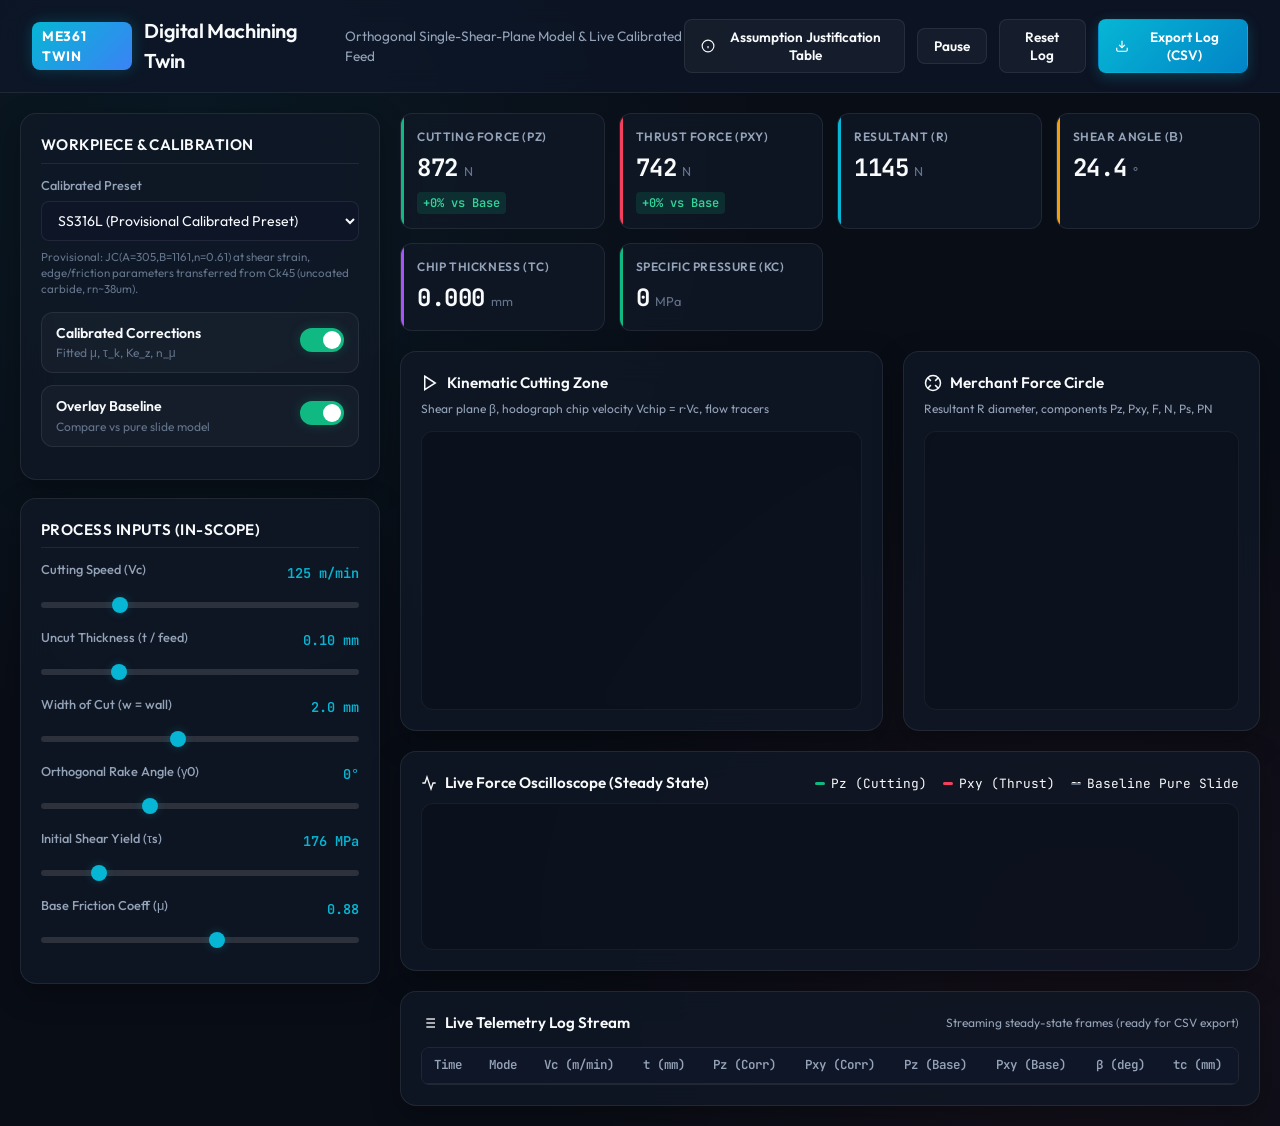
<file: web/index.html>
<!DOCTYPE html>
<html lang="en">
<head>
  <meta charset="UTF-8">
  <meta name="viewport" content="width=device-width, initial-scale=1.0">
  <title>ME361 Digital Machining Twin - Orthogonal Cutting Physics</title>
  <link rel="preconnect" href="https://fonts.googleapis.com">
  <link rel="preconnect" href="https://fonts.gstatic.com" crossorigin>
  <link href="https://fonts.googleapis.com/css2?family=JetBrains+Mono:wght@400;500;600;700&family=Outfit:wght@400;500;600;700&display=swap" rel="stylesheet">
  <link rel="stylesheet" href="style.css">
</head>
<body>

  <!-- Top App Navigation -->
  <header class="app-header">
    <div class="brand">
      <span class="brand-badge">ME361 TWIN</span>
      <h1>Digital Machining Twin</h1>
      <span class="brand-sub">Orthogonal Single-Shear-Plane Model & Live Calibrated Feed</span>
    </div>
    <div class="header-actions">
      <button id="btnOpenAssumptions" class="btn btn-outline">
        <svg width="16" height="16" viewBox="0 0 24 24" fill="none" stroke="currentColor" stroke-width="2"><circle cx="12" cy="12" r="10"></circle><line x1="12" y1="16" x2="12" y2="12"></line><line x1="12" y1="8" x2="12.01" y2="8"></line></svg>
        Assumption Justification Table
      </button>
      <button id="btnPlayPause" class="btn btn-outline">Pause</button>
      <button id="btnReset" class="btn btn-outline">Reset Log</button>
      <button id="btnExportCSV" class="btn btn-primary">
        <svg width="16" height="16" viewBox="0 0 24 24" fill="none" stroke="currentColor" stroke-width="2"><path d="M21 15v4a2 2 0 0 1-2 2H5a2 2 0 0 1-2-2v-4"></path><polyline points="7 10 12 15 17 10"></polyline><line x1="12" y1="15" x2="12" y2="3"></line></svg>
        Export Log (CSV)
      </button>
    </div>
  </header>

  <!-- App Body Layout -->
  <main class="app-container">
    
    <!-- Left Sidebar Controls -->
    <aside class="sidebar">
      
      <!-- Material Preset -->
      <div class="glass-panel">
        <div class="section-title">
          <span>Workpiece & Calibration</span>
        </div>
        <div class="preset-selector">
          <label for="presetSelect">Calibrated Preset</label>
          <select id="presetSelect">
            <option value="SS316L">SS316L (Provisional Calibrated Preset)</option>
            <option value="Ck45">Ck45 (ETH Zürich 519-Run Fit)</option>
            <option value="Ti6Al4V">Ti6Al4V (ETH Zürich Calibrated)</option>
            <option value="CUSTOM">Pure Slide Baseline (Custom)</option>
          </select>
          <p id="presetMetaNote" style="font-size: 0.72rem; color: var(--text-dim); margin-top: 8px; line-height: 1.4;"></p>
        </div>

        <!-- Master Toggles -->
        <div class="switch-box">
          <div class="switch-label-group">
            <span class="switch-title">Calibrated Corrections</span>
            <span class="switch-desc">Fitted μ, τ_k, Ke_z, n_μ</span>
          </div>
          <label class="switch">
            <input type="checkbox" id="toggleCorrections" checked>
            <span class="slider-toggle"></span>
          </label>
        </div>

        <div class="switch-box">
          <div class="switch-label-group">
            <span class="switch-title">Overlay Baseline</span>
            <span class="switch-desc">Compare vs pure slide model</span>
          </div>
          <label class="switch">
            <input type="checkbox" id="toggleBaseline" checked>
            <span class="slider-toggle"></span>
          </label>
        </div>
      </div>

      <!-- Process Parameters -->
      <div class="glass-panel">
        <div class="section-title">
          <span>Process Inputs (In-Scope)</span>
        </div>

        <!-- Cutting Speed Vc -->
        <div class="control-group">
          <div class="control-row">
            <label for="paramVc">Cutting Speed (Vc)</label>
            <span id="valVc" class="control-val">125 m/min</span>
          </div>
          <input type="range" id="paramVc" min="10" max="500" step="5" value="125">
        </div>

        <!-- Uncut chip thickness t -->
        <div class="control-group">
          <div class="control-row">
            <label for="paramT">Uncut Thickness (t / feed)</label>
            <span id="valT" class="control-val">0.10 mm</span>
          </div>
          <input type="range" id="paramT" min="0.01" max="0.40" step="0.01" value="0.10">
        </div>

        <!-- Tube Wall Width w -->
        <div class="control-group">
          <div class="control-row">
            <label for="paramW">Width of Cut (w = wall)</label>
            <span id="valW" class="control-val">2.0 mm</span>
          </div>
          <input type="range" id="paramW" min="0.5" max="4.0" step="0.1" value="2.0">
        </div>

        <!-- Tool Rake Angle gamma0 -->
        <div class="control-group">
          <div class="control-row">
            <label for="paramGamma">Orthogonal Rake Angle (γ0)</label>
            <span id="valGamma" class="control-val">0°</span>
          </div>
          <input type="range" id="paramGamma" min="-10" max="20" step="1" value="0">
        </div>

        <!-- Shear Strength tau_s -->
        <div class="control-group">
          <div class="control-row">
            <label for="paramTauS">Initial Shear Yield (τs)</label>
            <span id="valTauS" class="control-val">176 MPa</span>
          </div>
          <input type="range" id="paramTauS" min="50" max="800" step="5" value="176">
        </div>

        <!-- Friction Coeff mu -->
        <div class="control-group">
          <div class="control-row">
            <label for="paramMu">Base Friction Coeff (μ)</label>
            <span id="valMu" class="control-val">0.88</span>
          </div>
          <input type="range" id="paramMu" min="0.1" max="1.5" step="0.02" value="0.88">
        </div>

      </div>

    </aside>

    <!-- Main Live Twin Dashboard -->
    <section class="dashboard">

      <!-- Live Metric Cards -->
      <div class="metrics-grid">
        <div class="metric-card card-pz">
          <span class="metric-label">Cutting Force (Pz)</span>
          <div class="metric-value-row">
            <span id="statPz" class="metric-val">0</span>
            <span class="metric-unit">N</span>
          </div>
          <span id="deltaPz" class="metric-delta delta-plus">+0% vs Base</span>
        </div>

        <div class="metric-card card-pxy">
          <span class="metric-label">Thrust Force (Pxy)</span>
          <div class="metric-value-row">
            <span id="statPxy" class="metric-val">0</span>
            <span class="metric-unit">N</span>
          </div>
          <span id="deltaPxy" class="metric-delta delta-plus">+0% vs Base</span>
        </div>

        <div class="metric-card card-res">
          <span class="metric-label">Resultant (R)</span>
          <div class="metric-value-row">
            <span id="statR" class="metric-val">0</span>
            <span class="metric-unit">N</span>
          </div>
        </div>

        <div class="metric-card card-angles">
          <span class="metric-label">Shear Angle (β)</span>
          <div class="metric-value-row">
            <span id="statBeta" class="metric-val">0.0</span>
            <span class="metric-unit">°</span>
          </div>
        </div>

        <div class="metric-card card-chip">
          <span class="metric-label">Chip Thickness (tc)</span>
          <div class="metric-value-row">
            <span id="statChip" class="metric-val">0.000</span>
            <span class="metric-unit">mm</span>
          </div>
        </div>

        <div class="metric-card card-pz">
          <span class="metric-label">Specific Pressure (kc)</span>
          <div class="metric-value-row">
            <span id="statKc" class="metric-val">0</span>
            <span class="metric-unit">MPa</span>
          </div>
        </div>
      </div>

      <!-- Real-Time Visualizers Grid -->
      <div class="vis-grid">
        
        <!-- Animated Cutting Zone -->
        <div class="glass-panel canvas-panel">
          <div class="panel-header">
            <div>
              <h3>
                <svg width="18" height="18" viewBox="0 0 24 24" fill="none" stroke="currentColor" stroke-width="2"><polygon points="5 3 19 12 5 21 5 3"></polygon></svg>
                Kinematic Cutting Zone
              </h3>
              <span class="panel-sub">Shear plane β, hodograph chip velocity Vchip = r·Vc, flow tracers</span>
            </div>
          </div>
          <div class="canvas-wrapper">
            <canvas id="canvasAnim"></canvas>
          </div>
        </div>

        <!-- Merchant Circle -->
        <div class="glass-panel canvas-panel">
          <div class="panel-header">
            <div>
              <h3>
                <svg width="18" height="18" viewBox="0 0 24 24" fill="none" stroke="currentColor" stroke-width="2"><circle cx="12" cy="12" r="10"></circle><path d="m4.93 4.93 4.24 4.24"></path><path d="m14.83 9.17 4.24-4.24"></path><path d="m14.83 14.83 4.24 4.24"></path><path d="m9.17 14.83-4.24 4.24"></path></svg>
                Merchant Force Circle
              </h3>
              <span class="panel-sub">Resultant R diameter, components Pz, Pxy, F, N, Ps, PN</span>
            </div>
          </div>
          <div class="canvas-wrapper">
            <canvas id="canvasCircle"></canvas>
          </div>
        </div>

      </div>

      <!-- Force Oscilloscope / Strip Chart -->
      <div class="glass-panel chart-panel">
        <div class="chart-header">
          <div class="panel-header" style="margin-bottom: 0;">
            <h3>
              <svg width="16" height="16" viewBox="0 0 24 24" fill="none" stroke="currentColor" stroke-width="2"><polyline points="22 12 18 12 15 21 9 3 6 12 2 12"></polyline></svg>
              Live Force Oscilloscope (Steady State)
            </h3>
          </div>
          <div class="chart-legend">
            <div class="legend-item">
              <span class="legend-dot" style="background: var(--accent-green);"></span>
              <span>Pz (Cutting)</span>
            </div>
            <div class="legend-item">
              <span class="legend-dot" style="background: var(--accent-rose);"></span>
              <span>Pxy (Thrust)</span>
            </div>
            <div class="legend-item">
              <span class="legend-dot" style="background: rgba(148, 163, 184, 0.6); border-top: 1px dashed white;"></span>
              <span>Baseline Pure Slide</span>
            </div>
          </div>
        </div>
        <div class="canvas-wrapper">
          <canvas id="canvasChart"></canvas>
        </div>
      </div>

      <!-- Live Telemetry Log Stream -->
      <div class="glass-panel table-panel">
        <div class="panel-header">
          <h3>
            <svg width="16" height="16" viewBox="0 0 24 24" fill="none" stroke="currentColor" stroke-width="2"><line x1="8" y1="6" x2="21" y2="6"></line><line x1="8" y1="12" x2="21" y2="12"></line><line x1="8" y1="18" x2="21" y2="18"></line><line x1="3" y1="6" x2="3.01" y2="6"></line><line x1="3" y1="12" x2="3.01" y2="12"></line><line x1="3" y1="18" x2="3.01" y2="18"></line></svg>
            Live Telemetry Log Stream
          </h3>
          <span class="panel-sub">Streaming steady-state frames (ready for CSV export)</span>
        </div>
        <div class="table-wrapper">
          <table>
            <thead>
              <tr>
                <th>Time</th>
                <th>Mode</th>
                <th>Vc (m/min)</th>
                <th>t (mm)</th>
                <th>Pz (Corr)</th>
                <th>Pxy (Corr)</th>
                <th>Pz (Base)</th>
                <th>Pxy (Base)</th>
                <th>β (deg)</th>
                <th>tc (mm)</th>
              </tr>
            </thead>
            <tbody id="telemetryTableBody"></tbody>
          </table>
        </div>
      </div>

    </section>

  </main>

  <!-- Assumption Justification Modal -->
  <div id="assumptionsModal" class="modal-overlay">
    <div class="modal-content">
      <div class="modal-header">
        <h2>Assumption-by-Assumption Scope & Justification</h2>
        <button id="btnCloseAssumptions" class="modal-close">&times;</button>
      </div>

      <p style="font-size: 0.85rem; color: var(--text-muted); margin-bottom: 20px;">
        The ME361 project locks the scope strictly to <strong>pure orthogonal cutting, single shear plane, steady state</strong>.
        The table below details every slide assumption from Lecture 2, whether real data violate it, the physical cause, and the twin's rigorous handling.
      </p>

      <table class="justification-table">
        <thead>
          <tr>
            <th>Lecture-2 Slide Assumption</th>
            <th>Physical Reality (ETH Data)</th>
            <th>Digital Twin Handling</th>
            <th>Scope Status</th>
          </tr>
        </thead>
        <tbody>
          <tr>
            <td><strong>1. Perfectly sharp tool</strong> (cutting edge radius rn = 0, no flank contact)</td>
            <td>Real inserts have finite hone (ETH rn ≈ 38 µm). At small t, forces show large positive intercepts at t → 0 due to ploughing.</td>
            <td>Calibrated edge force terms <code>Ke_z</code> (≈13–15 N/mm) added to cutting force.</td>
            <td><span class="badge-tag badge-corr">CORRECTED</span></td>
          </tr>
          <tr>
            <td><strong>2. Constant mean friction coefficient μ</strong> on the tool rake face</td>
            <td>Apparent μ = F/N falls from ~1.8 at t=0.01 mm down to ~0.5 at t=0.2 mm as ploughing gives way to chip flow.</td>
            <td>Fitted thickness sensitivity <code>n_mu</code> (μ ∝ t<sup>-n_mu</sup>). Corrects the scale effect without breaking steady state.</td>
            <td><span class="badge-tag badge-corr">CORRECTED</span></td>
          </tr>
          <tr>
            <td><strong>3. Material shear strength τs = σy/√3</strong> (initial yield)</td>
            <td>Shear plane undergoes severe plastic deformation (shear strain γ ≈ 2–3). Work-hardening steels (Ck45, 316L) harden significantly.</td>
            <td>Calibration multiplier <code>tau_k</code> (Ck45: 2.66, SS316L provisional: 5.44) matches Johnson-Cook flow stress at true shear strain.</td>
            <td><span class="badge-tag badge-corr">CORRECTED</span></td>
          </tr>
          <tr>
            <td><strong>4. Continuous chip formation</strong> (no segmentation, no serration)</td>
            <td>Ti6Al4V forms segmented/serrated chips at all tested speeds. Ck45 forms continuous chips above 150 m/min.</td>
            <td>Ck45 serves as the continuous-chip steel analogue for SS316L. Segmented Ti6Al4V is documented as an illustrative violation.</td>
            <td><span class="badge-tag badge-scope">IN-SCOPE (CONTINUOUS)</span></td>
          </tr>
          <tr>
            <td><strong>5. No Built-Up Edge (BUE)</strong></td>
            <td>Ck45 chips show severe BUE below vc = 100 m/min and at vc = 150 m/min for small feeds.</td>
            <td>Every BUE-suspect row is explicitly dropped by <code>datapipe.apply_scope</code> and logged. Only stable, clean cuts retained.</td>
            <td><span class="badge-tag badge-excluded">FILTERED OUT</span></td>
          </tr>
          <tr>
            <td><strong>6. Isothermal cutting</strong> (no thermal softening / temperature fields)</td>
            <td>At high cutting speeds, heat softens the workpiece, slightly reducing cutting forces.</td>
            <td>Speed terms (<code>c_rate</code>, <code>m_mu</code>) are left OFF in the default preset because temperature models are strictly out of scope.</td>
            <td><span class="badge-tag badge-excluded">OUT OF SCOPE</span></td>
          </tr>
          <tr>
            <td><strong>7. Steady state within a run</strong> (no start-up/exit transients)</td>
            <td>Forces reach a steady plateau after ~1–2 ms of engagement.</td>
            <td>Forces remain mathematically constant across time; live feed demonstrates steady-state feed per slide equations.</td>
            <td><span class="badge-tag badge-scope">LOCKED SCOPE</span></td>
          </tr>
        </tbody>
      </table>
    </div>
  </div>

  <script src="twin.js"></script>
</body>
</html>
</file>
<file: web/style.css>
/* ME361 Digital Machining Twin - Visual & Design System */
:root {
  --bg-primary: #090d16;
  --bg-secondary: #0f172a;
  --bg-card: rgba(17, 24, 39, 0.75);
  --bg-card-hover: rgba(30, 41, 59, 0.85);
  --border-subtle: rgba(255, 255, 255, 0.08);
  --border-focus: rgba(56, 189, 248, 0.4);
  
  --text-main: #f8fafc;
  --text-muted: #94a3b8;
  --text-dim: #64748b;

  --accent-cyan: #06b6d4;
  --accent-cyan-glow: rgba(6, 182, 212, 0.25);
  --accent-green: #10b981;
  --accent-green-glow: rgba(16, 185, 129, 0.25);
  --accent-rose: #f43f5e;
  --accent-rose-glow: rgba(244, 63, 94, 0.25);
  --accent-amber: #f59e0b;
  --accent-purple: #a855f7;

  --font-sans: 'Outfit', -apple-system, BlinkMacSystemFont, 'Segoe UI', Roboto, sans-serif;
  --font-mono: 'JetBrains Mono', 'Fira Code', monospace;
  --radius-lg: 16px;
  --radius-md: 12px;
  --radius-sm: 8px;
}

* {
  box-sizing: border-box;
  margin: 0;
  padding: 0;
}

body {
  background-color: var(--bg-primary);
  color: var(--text-main);
  font-family: var(--font-sans);
  line-height: 1.5;
  min-height: 100vh;
  overflow-x: hidden;
  background-image: 
    radial-gradient(circle at 15% 15%, rgba(6, 182, 212, 0.07) 0%, transparent 40%),
    radial-gradient(circle at 85% 85%, rgba(244, 63, 94, 0.05) 0%, transparent 40%);
}

/* Header */
.app-header {
  display: flex;
  justify-content: space-between;
  align-items: center;
  padding: 1rem 2rem;
  background: rgba(15, 23, 42, 0.7);
  backdrop-filter: blur(12px);
  border-bottom: 1px solid var(--border-subtle);
  position: sticky;
  top: 0;
  z-index: 100;
}

.brand {
  display: flex;
  align-items: center;
  gap: 12px;
}

.brand-badge {
  background: linear-gradient(135deg, var(--accent-cyan), #3b82f6);
  color: #fff;
  font-weight: 700;
  font-size: 0.85rem;
  padding: 4px 10px;
  border-radius: var(--radius-sm);
  letter-spacing: 0.05em;
  box-shadow: 0 0 15px var(--accent-cyan-glow);
}

.brand h1 {
  font-size: 1.25rem;
  font-weight: 600;
  letter-spacing: -0.02em;
}

.brand-sub {
  color: var(--text-muted);
  font-size: 0.85rem;
  margin-left: 8px;
  font-weight: 400;
}

.header-actions {
  display: flex;
  align-items: center;
  gap: 12px;
}

.btn {
  display: inline-flex;
  align-items: center;
  gap: 8px;
  padding: 8px 16px;
  border-radius: var(--radius-sm);
  font-size: 0.85rem;
  font-weight: 600;
  cursor: pointer;
  transition: all 0.2s cubic-bezier(0.4, 0, 0.2, 1);
  border: 1px solid transparent;
  font-family: inherit;
}

.btn-primary {
  background: linear-gradient(135deg, var(--accent-cyan), #0284c7);
  color: white;
  box-shadow: 0 4px 14px var(--accent-cyan-glow);
}

.btn-primary:hover {
  transform: translateY(-1px);
  box-shadow: 0 6px 20px rgba(6, 182, 212, 0.4);
}

.btn-outline {
  background: rgba(255, 255, 255, 0.04);
  color: var(--text-main);
  border-color: var(--border-subtle);
}

.btn-outline:hover {
  background: rgba(255, 255, 255, 0.08);
  border-color: rgba(255, 255, 255, 0.2);
}

/* Main Layout */
.app-container {
  display: grid;
  grid-template-columns: 360px 1fr;
  gap: 20px;
  padding: 20px;
  max-width: 1750px;
  margin: 0 auto;
}

@media (max-width: 1200px) {
  .app-container {
    grid-template-columns: 1fr;
  }
}

/* Glass Card */
.glass-panel {
  background: var(--bg-card);
  backdrop-filter: blur(16px);
  -webkit-backdrop-filter: blur(16px);
  border: 1px solid var(--border-subtle);
  border-radius: var(--radius-lg);
  padding: 20px;
  position: relative;
  box-shadow: 0 10px 30px rgba(0, 0, 0, 0.3);
}

/* Sidebar Controls */
.sidebar {
  display: flex;
  flex-direction: column;
  gap: 18px;
}

.section-title {
  font-size: 0.95rem;
  font-weight: 600;
  color: var(--text-main);
  margin-bottom: 12px;
  display: flex;
  justify-content: space-between;
  align-items: center;
  border-bottom: 1px solid var(--border-subtle);
  padding-bottom: 6px;
  letter-spacing: 0.03em;
  text-transform: uppercase;
}

.preset-selector {
  margin-bottom: 15px;
}

label {
  display: block;
  font-size: 0.8rem;
  font-weight: 500;
  color: var(--text-muted);
  margin-bottom: 6px;
}

select, input[type="text"], input[type="number"] {
  width: 100%;
  padding: 9px 12px;
  border-radius: var(--radius-sm);
  background: rgba(15, 23, 42, 0.9);
  border: 1px solid var(--border-subtle);
  color: var(--text-main);
  font-family: inherit;
  font-size: 0.88rem;
  transition: all 0.15s ease;
}

select:focus, input:focus {
  outline: none;
  border-color: var(--accent-cyan);
  box-shadow: 0 0 0 3px var(--accent-cyan-glow);
}

.control-group {
  margin-bottom: 14px;
}

.control-row {
  display: flex;
  justify-content: space-between;
  align-items: center;
  margin-bottom: 4px;
}

.control-val {
  font-family: var(--font-mono);
  font-size: 0.85rem;
  color: var(--accent-cyan);
  font-weight: 600;
}

input[type="range"] {
  width: 100%;
  height: 6px;
  border-radius: 3px;
  background: rgba(255, 255, 255, 0.12);
  outline: none;
  -webkit-appearance: none;
  cursor: pointer;
}

input[type="range"]::-webkit-slider-thumb {
  -webkit-appearance: none;
  width: 16px;
  height: 16px;
  border-radius: 50%;
  background: var(--accent-cyan);
  box-shadow: 0 0 10px var(--accent-cyan-glow);
  cursor: pointer;
  transition: transform 0.1s ease;
}

input[type="range"]::-webkit-slider-thumb:hover {
  transform: scale(1.2);
}

/* Switch Component */
.switch-box {
  display: flex;
  align-items: center;
  justify-content: space-between;
  padding: 10px 14px;
  border-radius: var(--radius-md);
  background: rgba(255, 255, 255, 0.03);
  border: 1px solid var(--border-subtle);
  margin-bottom: 12px;
}

.switch-label-group {
  display: flex;
  flex-direction: column;
}

.switch-title {
  font-size: 0.88rem;
  font-weight: 600;
  color: var(--text-main);
}

.switch-desc {
  font-size: 0.75rem;
  color: var(--text-dim);
}

.switch {
  position: relative;
  display: inline-block;
  width: 44px;
  height: 24px;
  flex-shrink: 0;
}

.switch input {
  opacity: 0;
  width: 0;
  height: 0;
}

.slider-toggle {
  position: absolute;
  cursor: pointer;
  top: 0; left: 0; right: 0; bottom: 0;
  background-color: rgba(255, 255, 255, 0.15);
  transition: .3s;
  border-radius: 24px;
}

.slider-toggle:before {
  position: absolute;
  content: "";
  height: 18px;
  width: 18px;
  left: 3px;
  bottom: 3px;
  background-color: white;
  transition: .3s;
  border-radius: 50%;
}

input:checked + .slider-toggle {
  background-color: var(--accent-green);
  box-shadow: 0 0 12px var(--accent-green-glow);
}

input:checked + .slider-toggle:before {
  transform: translateX(20px);
}

/* Main Dashboard */
.dashboard {
  display: flex;
  flex-direction: column;
  gap: 20px;
}

/* Stat Cards */
.metrics-grid {
  display: grid;
  grid-template-columns: repeat(auto-fit, minmax(180px, 1fr));
  gap: 14px;
}

.metric-card {
  background: var(--bg-card);
  backdrop-filter: blur(12px);
  border: 1px solid var(--border-subtle);
  border-radius: var(--radius-md);
  padding: 14px 16px;
  display: flex;
  flex-direction: column;
  position: relative;
  overflow: hidden;
  transition: transform 0.2s ease, border-color 0.2s ease;
}

.metric-card:hover {
  transform: translateY(-2px);
  border-color: rgba(255, 255, 255, 0.18);
}

.metric-card::before {
  content: '';
  position: absolute;
  top: 0;
  left: 0;
  width: 3px;
  height: 100%;
}

.metric-card.card-pz::before { background: var(--accent-green); }
.metric-card.card-pxy::before { background: var(--accent-rose); }
.metric-card.card-res::before { background: var(--accent-cyan); }
.metric-card.card-angles::before { background: var(--accent-amber); }
.metric-card.card-chip::before { background: var(--accent-purple); }

.metric-label {
  font-size: 0.75rem;
  color: var(--text-muted);
  text-transform: uppercase;
  letter-spacing: 0.05em;
  font-weight: 600;
  margin-bottom: 4px;
}

.metric-value-row {
  display: flex;
  align-items: baseline;
  gap: 6px;
}

.metric-val {
  font-family: var(--font-mono);
  font-size: 1.5rem;
  font-weight: 700;
  color: var(--text-main);
  letter-spacing: -0.02em;
}

.metric-unit {
  font-size: 0.8rem;
  color: var(--text-dim);
}

.metric-delta {
  font-family: var(--font-mono);
  font-size: 0.75rem;
  font-weight: 600;
  padding: 2px 6px;
  border-radius: 4px;
  margin-top: 6px;
  width: fit-content;
}

.delta-plus {
  background: rgba(16, 185, 129, 0.15);
  color: #34d399;
}

.delta-minus {
  background: rgba(244, 63, 94, 0.15);
  color: #fb7185;
}

/* Visualizer Grid */
.vis-grid {
  display: grid;
  grid-template-columns: 1.35fr 1fr;
  gap: 20px;
}

@media (max-width: 1050px) {
  .vis-grid {
    grid-template-columns: 1fr;
  }
}

.canvas-panel {
  display: flex;
  flex-direction: column;
  min-height: 380px;
}

.panel-header {
  display: flex;
  justify-content: space-between;
  align-items: center;
  margin-bottom: 12px;
}

.panel-header h3 {
  font-size: 0.95rem;
  font-weight: 600;
  display: flex;
  align-items: center;
  gap: 8px;
}

.panel-sub {
  font-size: 0.75rem;
  color: var(--text-muted);
}

.canvas-wrapper {
  flex: 1;
  width: 100%;
  position: relative;
  background: rgba(10, 15, 28, 0.6);
  border-radius: var(--radius-md);
  border: 1px solid rgba(255, 255, 255, 0.05);
  overflow: hidden;
  display: flex;
  justify-content: center;
  align-items: center;
}

canvas {
  width: 100%;
  height: 100%;
  display: block;
}

/* Oscilloscope & Strip Chart */
.chart-panel {
  height: 220px;
  display: flex;
  flex-direction: column;
}

.chart-header {
  display: flex;
  justify-content: space-between;
  align-items: center;
  margin-bottom: 8px;
}

.chart-legend {
  display: flex;
  gap: 16px;
  font-size: 0.8rem;
  font-family: var(--font-mono);
}

.legend-item {
  display: flex;
  align-items: center;
  gap: 6px;
}

.legend-dot {
  width: 10px;
  height: 3px;
  border-radius: 2px;
}

/* Live Telemetry Table */
.table-panel {
  display: flex;
  flex-direction: column;
  max-height: 260px;
}

.table-wrapper {
  overflow-y: auto;
  border-radius: var(--radius-sm);
  border: 1px solid var(--border-subtle);
}

table {
  width: 100%;
  border-collapse: collapse;
  font-family: var(--font-mono);
  font-size: 0.78rem;
  text-align: left;
}

th {
  background: rgba(15, 23, 42, 0.95);
  padding: 8px 12px;
  color: var(--text-muted);
  font-weight: 600;
  position: sticky;
  top: 0;
  border-bottom: 1px solid var(--border-subtle);
}

td {
  padding: 6px 12px;
  border-bottom: 1px solid rgba(255, 255, 255, 0.03);
  color: var(--text-main);
}

tr:nth-child(even) {
  background: rgba(255, 255, 255, 0.02);
}

/* Modal / Tabs for Assumptions Table */
.modal-overlay {
  position: fixed;
  top: 0; left: 0; right: 0; bottom: 0;
  background: rgba(0, 0, 0, 0.75);
  backdrop-filter: blur(8px);
  z-index: 200;
  display: none;
  justify-content: center;
  align-items: center;
  padding: 24px;
}

.modal-overlay.active {
  display: flex;
}

.modal-content {
  background: var(--bg-secondary);
  border: 1px solid var(--border-subtle);
  border-radius: var(--radius-lg);
  max-width: 950px;
  width: 100%;
  max-height: 85vh;
  overflow-y: auto;
  padding: 28px;
  box-shadow: 0 20px 50px rgba(0, 0, 0, 0.6);
  position: relative;
}

.modal-header {
  display: flex;
  justify-content: space-between;
  align-items: center;
  margin-bottom: 20px;
  border-bottom: 1px solid var(--border-subtle);
  padding-bottom: 12px;
}

.modal-header h2 {
  font-size: 1.25rem;
  font-weight: 700;
}

.modal-close {
  background: none;
  border: none;
  color: var(--text-muted);
  font-size: 1.5rem;
  cursor: pointer;
  line-height: 1;
}

.modal-close:hover {
  color: var(--text-main);
}

.justification-table {
  width: 100%;
  font-family: var(--font-sans);
  font-size: 0.85rem;
  border-collapse: collapse;
}

.justification-table th {
  font-family: var(--font-sans);
  font-size: 0.8rem;
  text-transform: uppercase;
  letter-spacing: 0.05em;
  padding: 10px 12px;
}

.justification-table td {
  padding: 12px;
  vertical-align: top;
  border-bottom: 1px solid var(--border-subtle);
}

.badge-tag {
  display: inline-block;
  padding: 2px 8px;
  border-radius: 4px;
  font-size: 0.75rem;
  font-weight: 600;
}

.badge-scope {
  background: rgba(16, 185, 129, 0.15);
  color: #34d399;
}

.badge-excluded {
  background: rgba(244, 63, 94, 0.15);
  color: #fb7185;
}

.badge-corr {
  background: rgba(6, 182, 212, 0.15);
  color: #38bdf8;
}
</file>
